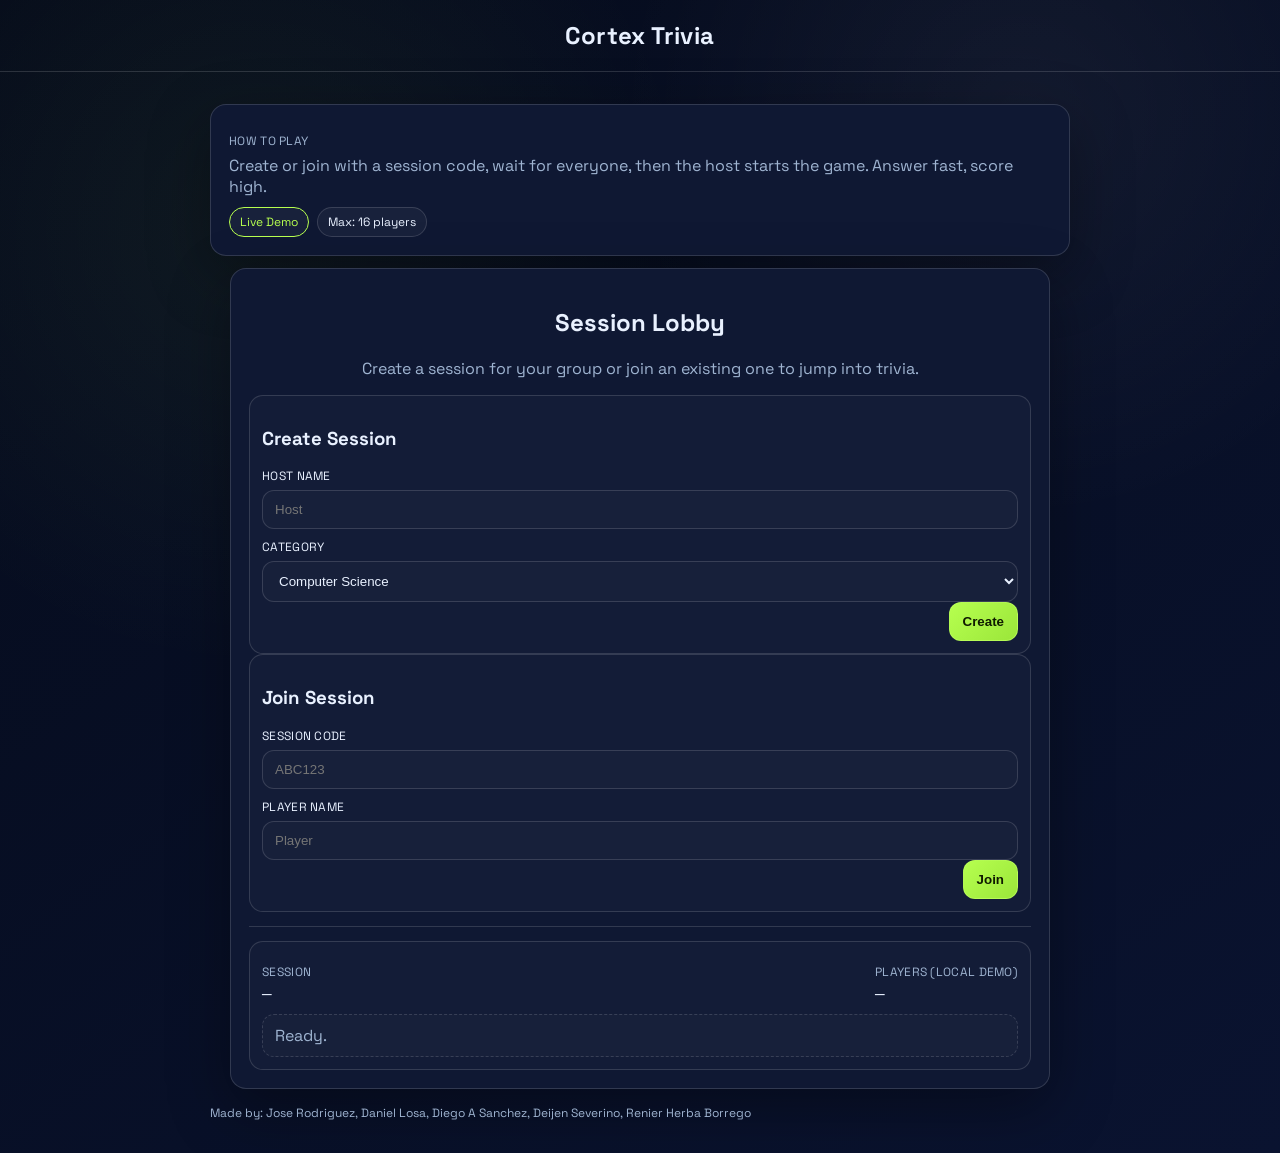
<file: frontend/index.html>
<!DOCTYPE html>
<html lang="en">

<head>
  <meta charset="UTF-8" />
  <meta name="viewport" content="width=device-width,initial-scale=1.0" />
  <title>Cortex Trivia — Lobby</title>
  <link rel="stylesheet" href="./styles.css" />
</head>

<!-- JOSE INTEGRATION: app.js uses data-page to decide which initializer to run -->
<body data-page="lobby">
  <header class="header">
    <div class="container header__inner" style="justify-content:center;">
      <h1 class="brand">Cortex Trivia</h1>
    </div>
  </header>

  <main class="container" style="max-width:900px;">
    <section class="card" style="margin-top:12px;">
      <div class="row" style="justify-content:space-between; align-items:flex-start;">
        <div>
          <div class="label muted">How to play</div>
          <p class="muted" style="margin:4px 0 0;">
            Create or join with a session code, wait for everyone, then the host starts the game. Answer fast, score high.
          </p>
        </div>
        <div class="row" style="gap:8px;">
          <span class="pill" style="border-color:var(--primary); color:var(--primary);">Live Demo</span>
          <span class="pill">Max: 16 players</span>
        </div>
      </div>
    </section>

    <!-- Single, centered lobby card -->
    <section class="card" style="margin-top:12px; max-width:820px; margin-left:auto; margin-right:auto;">
      <h2 style="text-align:center;">Session Lobby</h2>
      <p class="muted" style="text-align:center; margin-top:6px;">
        Create a session for your group or join an existing one to jump into trivia.
      </p>

      <div class="panel">
        <h3>Create Session</h3>

        <label class="label" for="createName">Host name</label>
        <input class="input" id="createName" placeholder="Host" maxlength="16" />

        <label class="label" for="bankSelect">Category</label>
        <select class="input" id="bankSelect">
          <option value="cs">Computer Science</option>
          <option value="cybersec">Cybersecurity</option>
          <option value="it">Information Technology</option>
          <option value="datasci">Data Science</option>
        </select>

        <div class="row right">
          <!-- JOSE INTEGRATION: enabled + routed to host.html -->
          <button class="btn primary" id="createBtn">Create</button>
        </div>
      </div>

      <div class="panel">
        <h3>Join Session</h3>

        <label class="label" for="joinCode">Session code</label>
        <input class="input" id="joinCode" placeholder="ABC123" maxlength="10" />

        <label class="label" for="joinName">Player name</label>
        <input class="input" id="joinName" placeholder="Player" maxlength="16" />

        <div class="row right">
          <!-- JOSE INTEGRATION: enabled + routed to player.html -->
          <button class="btn primary" id="joinBtn">Join</button>
        </div>
      </div>

      <div class="divider"></div>

      <div class="panel">
        <div class="row" style="justify-content:space-between;">
          <div>
            <div class="label muted">Session</div>
            <div class="mono" id="sessionCode">—</div>
          </div>
          <div>
            <div class="label muted">Players (local demo)</div>
            <div class="mono" id="playerList">—</div>
          </div>
        </div>

        <div class="status" id="statusText">Ready.</div>
      </div>
    </section>

    <!-- Footer credit, bottom-left of the main content area -->
    <p class="muted" style="margin:16px 0 12px; font-size:12px;">
      Made by: Jose Rodriguez, Daniel Losa, Diego A Sanchez, Deijen Severino, Renier Herba Borrego
    </p>
  </main>

  <script src="./app.js"></script>
</body>

</html>
</file>
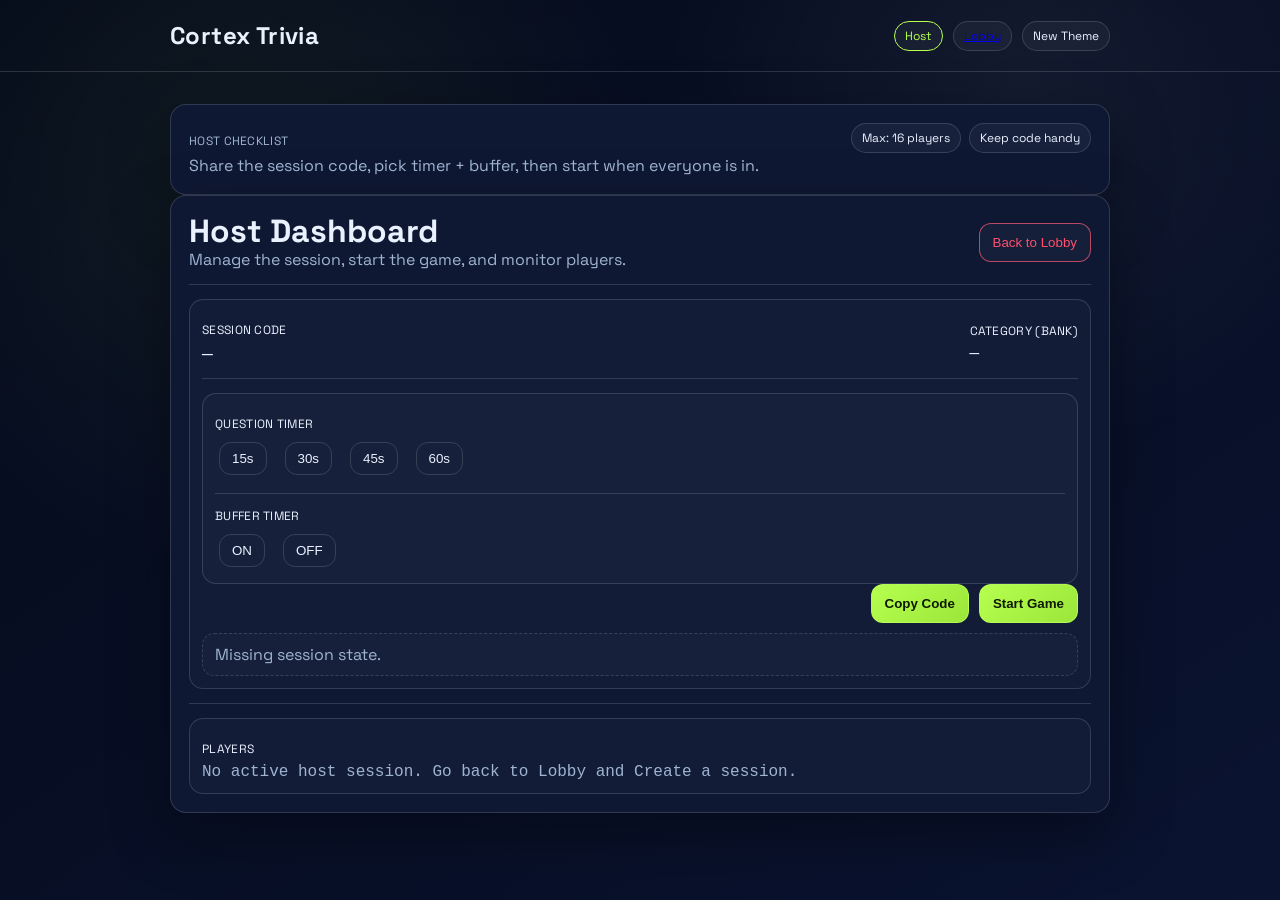
<file: frontend/host.html>
<!doctype html>
<html lang="en">
<head>
  <meta charset="utf-8" />
  <meta name="viewport" content="width=device-width,initial-scale=1" />
  <title>Cortex Trivia — Host</title>
  <link rel="stylesheet" href="./styles.css" />
</head>
<body data-page="host">
  <header class="header">
    <div class="container header__inner">
      <h1 class="brand">Cortex Trivia</h1>
      <div class="row">
        <span class="pill" style="border-color:var(--primary); color:var(--primary);">Host</span>
        <a class="pill" href="./index.html">Lobby</a>
        <span class="pill">New Theme</span>
      </div>
    </div>
  </header>

  <main class="container">
    <!-- Quick host tips: no JS dependency -->
    <section class="card" style="margin-top:12px;">
      <div class="row" style="justify-content:space-between; align-items:flex-start;">
        <div>
          <div class="label muted">Host checklist</div>
          <p class="muted" style="margin:4px 0 0;">
            Share the session code, pick timer + buffer, then start when everyone is in.
          </p>
        </div>
        <div class="row" style="gap:8px;">
          <span class="pill">Max: 16 players</span>
          <span class="pill">Keep code handy</span>
        </div>
      </div>
    </section>

    <div class="card">
      <div class="row" style="justify-content:space-between;">
        <div>
          <div class="big">Host Dashboard</div>
          <div class="muted">Manage the session, start the game, and monitor players.</div>
        </div>
        <button id="hostBackBtn" class="btn danger">Back to Lobby</button>
      </div>

      <div class="divider"></div>

      <div class="panel">
        <div class="row">
          <div>
            <div class="label">SESSION CODE</div>
            <div id="hostSessionCode" class="mono" style="font-size:18px;">—</div>
          </div>

          <div style="margin-left:auto;">
            <div class="label">CATEGORY (BANK)</div>
            <div id="hostBank" class="mono">—</div>
          </div>
        </div>

        <div class="divider"></div>

        <!-- Timer and Buffer controls added from classmate's version -->
        <div class="panel">
          <div class="label">QUESTION TIMER</div>
          <div class="row">
            <button class="btn timer-btn" data-time="15">15s</button>
            <button class="btn timer-btn" data-time="30">30s</button>
            <button class="btn timer-btn" data-time="45">45s</button>
            <button class="btn timer-btn" data-time="60">60s</button>
          </div>

          <div class="divider"></div>

          <div class="label">BUFFER TIMER</div>
          <div class="row">
            <button id="bufferOn" class="btn">ON</button>
            <button id="bufferOff" class="btn">OFF</button>
          </div>
        </div>

        <div class="row right">
          <button id="copyCodeBtn" class="btn primary">Copy Code</button>
          <button id="hostStartBtn" class="btn primary">Start Game</button>
        </div>

        <div id="hostStatus" class="status">Waiting…</div>
      </div>

      <div class="divider"></div>

      <div class="panel">
        <div class="row">
          <div class="label">PLAYERS</div>
        </div>
        <div id="hostPlayers" class="mono muted">No players loaded yet.</div>
      </div>
    </div>
  </main>

  <script src="./app.js"></script>
</body>
</html>
</file>
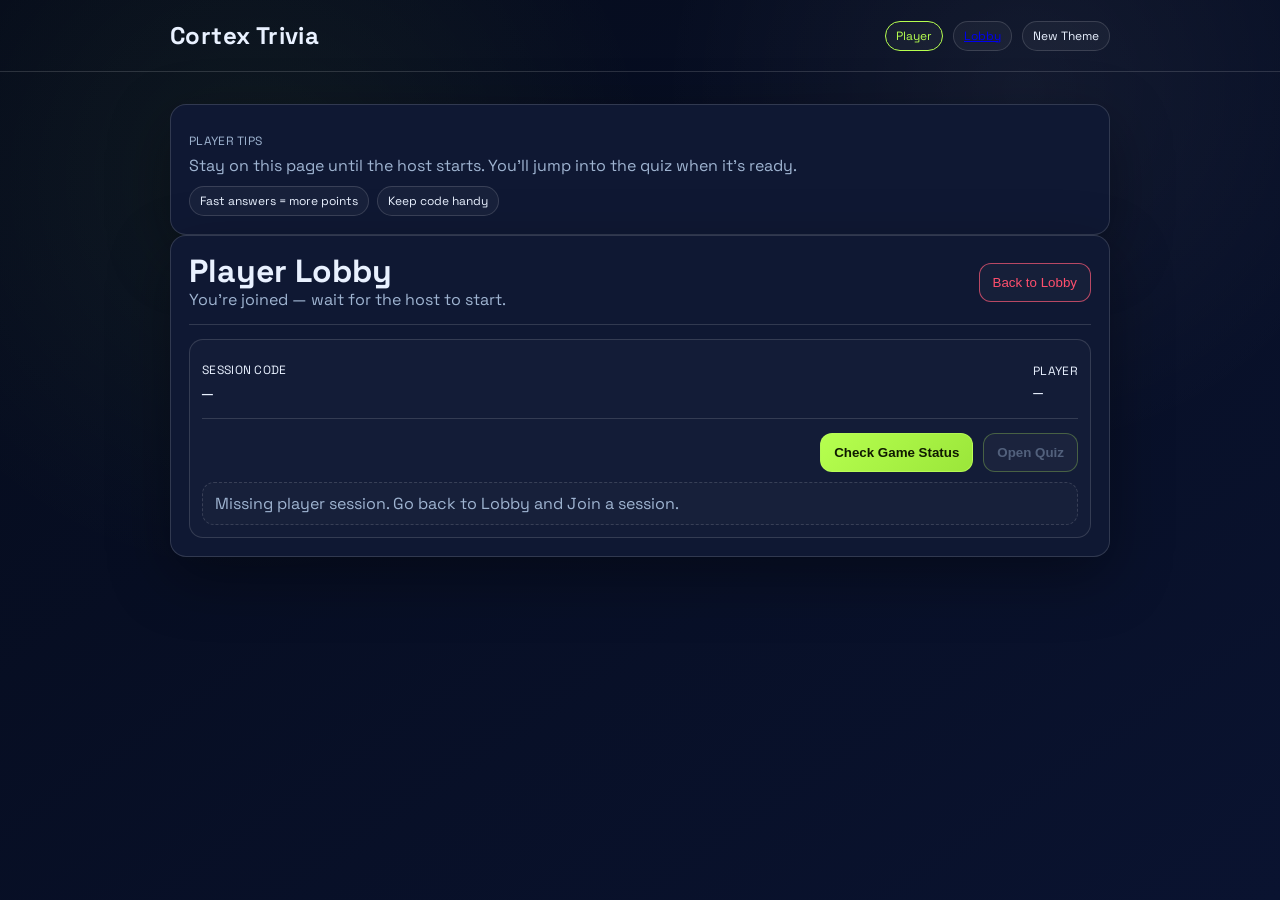
<file: frontend/player.html>
<!doctype html>
<html lang="en">
<head>
  <meta charset="utf-8" />
  <meta name="viewport" content="width=device-width,initial-scale=1" />
  <title>Cortex Trivia — Player</title>
  <link rel="stylesheet" href="./styles.css" />
</head>
<body data-page="player">
  <header class="header">
    <div class="container header__inner">
      <h1 class="brand">Cortex Trivia</h1>
      <div class="row">
        <span class="pill" style="border-color:var(--primary); color:var(--primary);">Player</span>
        <a class="pill" href="./index.html">Lobby</a>
        <span class="pill">New Theme</span>
      </div>
    </div>
  </header>

  <main class="container">
    <!-- Quick player guidance: no JS dependency -->
    <section class="card" style="margin-top:12px;">
      <div class="row" style="justify-content:space-between; align-items:flex-start;">
        <div>
          <div class="label muted">Player tips</div>
          <p class="muted" style="margin:4px 0 0;">
            Stay on this page until the host starts. You’ll jump into the quiz when it’s ready.
          </p>
        </div>
        <div class="row" style="gap:8px;">
          <span class="pill">Fast answers = more points</span>
          <span class="pill">Keep code handy</span>
        </div>
      </div>
    </section>

    <div class="card">
      <div class="row" style="justify-content:space-between;">
        <div>
          <div class="big">Player Lobby</div>
          <div class="muted">You’re joined — wait for the host to start.</div>
        </div>
        <button id="playerBackBtn" class="btn danger">Back to Lobby</button>
      </div>

      <div class="divider"></div>

      <div class="panel">
        <div class="row">
          <div>
            <div class="label">SESSION CODE</div>
            <div id="playerSessionCode" class="mono" style="font-size:18px;">—</div>
          </div>

          <div style="margin-left:auto;">
            <div class="label">PLAYER</div>
            <div id="playerName" class="mono">—</div>
          </div>
        </div>

        <div class="divider"></div>

        <div class="row right">
          <button id="playerCheckBtn" class="btn primary">Check Game Status</button>
          <button id="playerOpenQuizBtn" class="btn primary" disabled>Open Quiz</button>
        </div>

        <div id="playerStatus" class="status">Waiting…</div>
      </div>
    </div>
  </main>

  <script src="./app.js"></script>
</body>
</html>
</file>
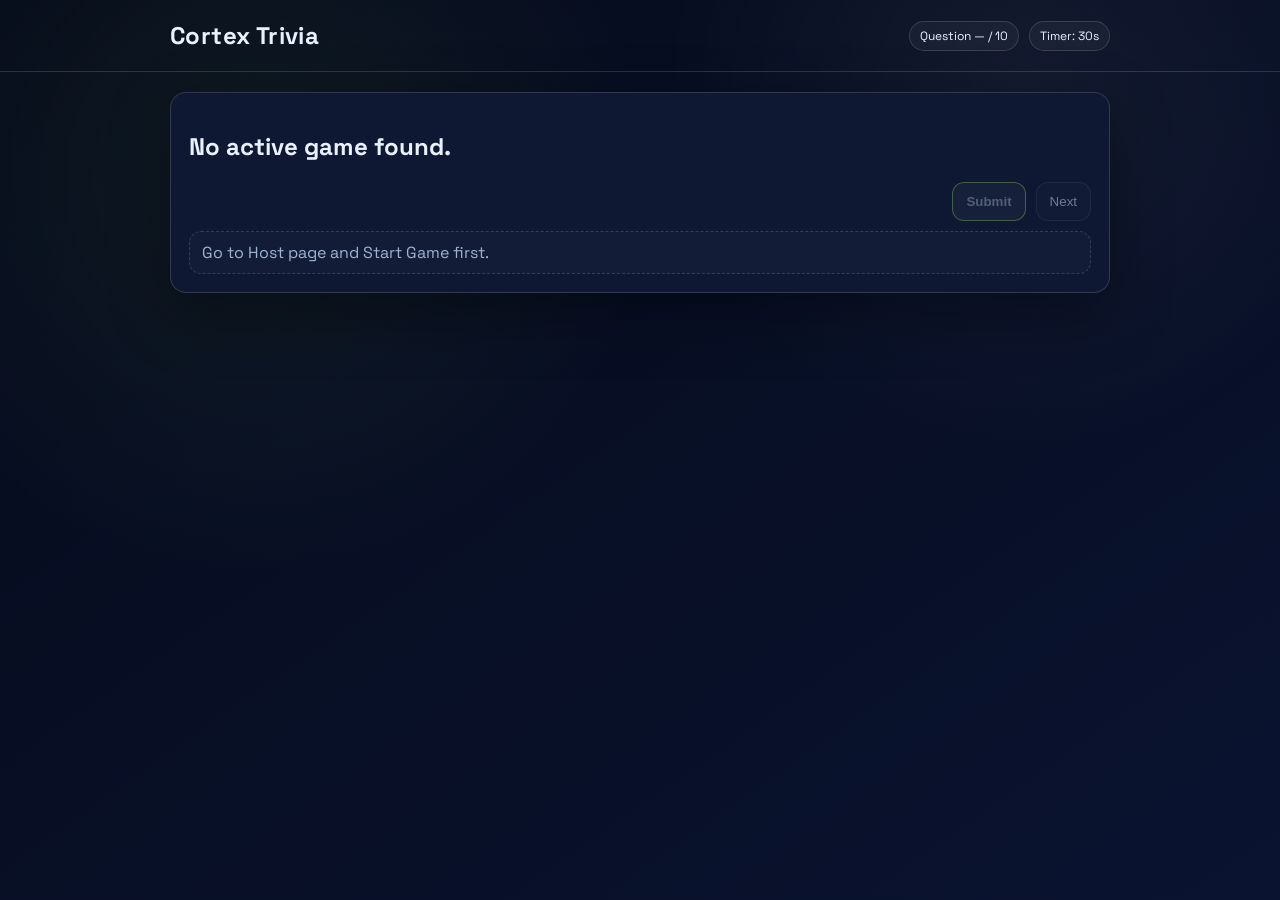
<file: frontend/quiz.html>
<!DOCTYPE html>
<html lang="en">
<head>
  <meta charset="UTF-8" />
  <meta name="viewport" content="width=device-width,initial-scale=1.0" />
  <title>Cortex Trivia — Quiz</title>
  <link rel="stylesheet" href="./styles.css" />
</head>

<!-- JOSE INTEGRATION: app.js uses data-page="quiz" -->
<body data-page="quiz">
  <header class="header">
    <div class="container header__inner">
      <h1 class="brand">Cortex Trivia</h1>
      <div class="row">
        <span class="pill" id="progressPill">Question — / 10</span>
        <span class="pill" id="timerPill">Timer: <span id="timer">30</span>s</span>
      </div>
    </div>
  </header>

  <main class="container">
    <section class="card">
      <h2 id="questionText">Loading question…</h2>

      <div class="answers" id="answers">
        <!-- choices inserted by app.js -->
      </div>

      <div class="row right">
        <!-- JOSE INTEGRATION: these must be enabled so app.js can drive the quiz -->
        <button class="btn primary" id="submitBtn">Submit</button>
        <button class="btn" id="nextBtn">Next</button>
      </div>

      <div class="status" id="quizStatus">Fetching question set…</div>
    </section>
  </main>

  <script src="./app.js"></script>
</body>
</html>
</file>
<file: frontend/styles.css>
/* Global theme tokens */
@import url('https://fonts.googleapis.com/css2?family=Space+Grotesk:wght@400;500;600;700&display=swap');

:root{
  --bg:#050b1b;
  --bg-2:#0a1330;
  --card:#0f1833;
  --text:#e9f1ff;
  --muted:#9fb4d1;
  --border:rgba(255,255,255,.14);
  --primary:#b6ff4f;           /* Lime accent */
  --primary-strong:#9be63a;
  --danger:#ff4f6d;
  --shadow:0 20px 60px rgba(0,0,0,0.35);
  font-family:'Space Grotesk', system-ui, -apple-system, Segoe UI, Roboto, Arial, sans-serif;
}

*{ box-sizing:border-box; }
body{
  margin:0;
  background:radial-gradient(circle at 20% 20%, rgba(182,255,79,0.06), transparent 32%),
             radial-gradient(circle at 80% 10%, rgba(255,255,255,0.05), transparent 28%),
             linear-gradient(145deg, var(--bg), var(--bg-2));
  color:var(--text);
  min-height:100vh;
}

/* Layout */
.container{ max-width: 980px; margin:0 auto; padding: 20px; }

/* Header */
.header{ border-bottom:1px solid var(--border); }
.header__inner{ display:flex; align-items:center; justify-content:space-between; gap:12px; }
.brand{ margin:0; font-size: 24px; letter-spacing:0.4px; }

/* Text */
.muted{ color:var(--muted); }

/* Pills & badges */
.pill{
  border:1px solid var(--border);
  padding:6px 10px;
  border-radius:999px;
  font-size:12px;
  background:rgba(255,255,255,0.04);
}

/* Cards & panels */
.card{
  background:var(--card);
  border:1px solid var(--border);
  border-radius:16px;
  padding:18px;
  box-shadow:var(--shadow);
  transition:transform .18s ease, box-shadow .18s ease;
}
.card:hover{ transform:translateY(-2px); box-shadow:0 24px 64px rgba(0,0,0,0.42); }

.panel{
  border:1px solid var(--border);
  border-radius:14px;
  padding:12px;
  background:rgba(255,255,255,0.02);
}

/* Grid */
.grid{ display:grid; grid-template-columns: 1fr 1fr; gap:12px; margin:12px 0; }
@media (max-width: 820px){ .grid{ grid-template-columns:1fr; } }

/* Labels & inputs */
.label{
  display:block;
  margin:10px 0 6px;
  font-size:12px;
  text-transform:uppercase;
  letter-spacing:.3px;
}
.input{
  width:100%;
  padding:11px 12px;
  border-radius:12px;
  border:1px solid var(--border);
  background:rgba(255,255,255,0.02);
  color:var(--text);
  transition:border-color .16s ease, box-shadow .16s ease, background .16s ease;
}
.input:focus-visible{
  outline:2px solid var(--primary);
  outline-offset:2px;
  box-shadow:0 0 0 4px rgba(182,255,79,0.18);
}

/* Fix dropdown list readability (Windows shows a white dropdown list) */
#bankSelect option {
  color: #111;
  background-color: #fff;
}

/* Buttons */
.btn{
  padding:11px 13px;
  border-radius:12px;
  border:1px solid var(--border);
  background:rgba(255,255,255,0.03);
  color:var(--text);
  cursor:pointer;
  transition:transform .16s ease, box-shadow .16s ease, background .16s ease, border-color .16s ease;
}
.btn:hover{
  transform:translateY(-1px);
  box-shadow:0 10px 28px rgba(0,0,0,0.28);
}
.btn:focus-visible{
  outline:2px solid var(--primary);
  outline-offset:2px;
  box-shadow:0 0 0 4px rgba(182,255,79,0.18);
}
.btn:disabled{ opacity:.45; cursor:not-allowed; transform:none; box-shadow:none; }

/* Filled accents for primary/danger */
.primary{
  border-color: color-mix(in srgb, var(--primary) 60%, var(--border));
  background: linear-gradient(135deg, var(--primary), var(--primary-strong));
  color:#0f1a00;
  font-weight:600;
}
.primary:hover{ border-color:var(--primary-strong); }
.primary:disabled{ background:rgba(255,255,255,0.08); color:var(--muted); }

.danger{
  border-color: color-mix(in srgb, var(--danger) 65%, var(--border));
  color:var(--danger);
}
.danger:hover{ border-color:var(--danger); color:#fff; background:rgba(255,79,109,0.12); }

/* Status & dividers */
.status{
  margin-top:10px;
  padding:10px 12px;
  border:1px dashed var(--border);
  border-radius:12px;
  color:var(--muted);
  background:rgba(255,255,255,0.02);
}
.divider{ height:1px; background:var(--border); margin:14px 0; }

/* Session / rows */
.session{
  display:flex;
  gap:16px;
  flex-wrap:wrap;
  align-items:flex-end;
  border:1px solid var(--border);
  border-radius:14px;
  padding:12px;
  background:rgba(255,255,255,0.02);
}
.session__actions{ margin-left:auto; display:flex; gap:10px; }

.question{
  border:1px solid var(--border);
  border-radius:14px;
  padding:12px;
  background:rgba(255,255,255,0.02);
}

.row{ display:flex; gap:10px; align-items:center; flex-wrap:wrap; }
.right{ justify-content:flex-end; }

/* Answers */
.answers{ display:grid; grid-template-columns: 1fr 1fr; gap:10px; margin-top:10px; }
@media (max-width: 820px){ .answers{ grid-template-columns:1fr; } }

.answer{
  text-align:left;
  padding:10px 12px;
  border-radius:12px;
  border:1px solid var(--border);
  background:rgba(255,255,255,0.03);
  color:var(--text);
  cursor:pointer;
  transition:transform .14s ease, border-color .16s ease, background .16s ease;
}
.answer:hover{ transform:translateY(-1px); }
.answer.selected{
  border-color: color-mix(in srgb, var(--primary) 70%, var(--border));
  background:rgba(182,255,79,0.12);
}

/* Mono text */
.mono{
  font-family: ui-monospace, SFMono-Regular, Menlo, Monaco, Consolas, "Liberation Mono", "Courier New", monospace;
}

/* --- Sprint 2 demo additions --- */
.big {
  font-size: 2rem;
  font-weight: 700;
  line-height: 1.1;
}

/* === Timer + Buffer Selection UI (added from classmate's version) === */
.timer-btn,
#bufferOn,
#bufferOff {
  border: 1px solid var(--border);
  padding: 8px 12px;
  margin: 4px;
  cursor: pointer;
  border-radius: 12px;
  background: transparent;
  color: var(--text);
  transition: all 0.2s ease;
}

.timer-btn:hover,
#bufferOn:hover,
#bufferOff:hover {
  border-color: var(--primary);
}

/* Highlights the currently selected timer/buffer button */
.timer-btn.selected,
#bufferOn.selected,
#bufferOff.selected {
  background-color: var(--primary);
  color: #0f1a00;
  border-color: var(--primary);
}
</file>
